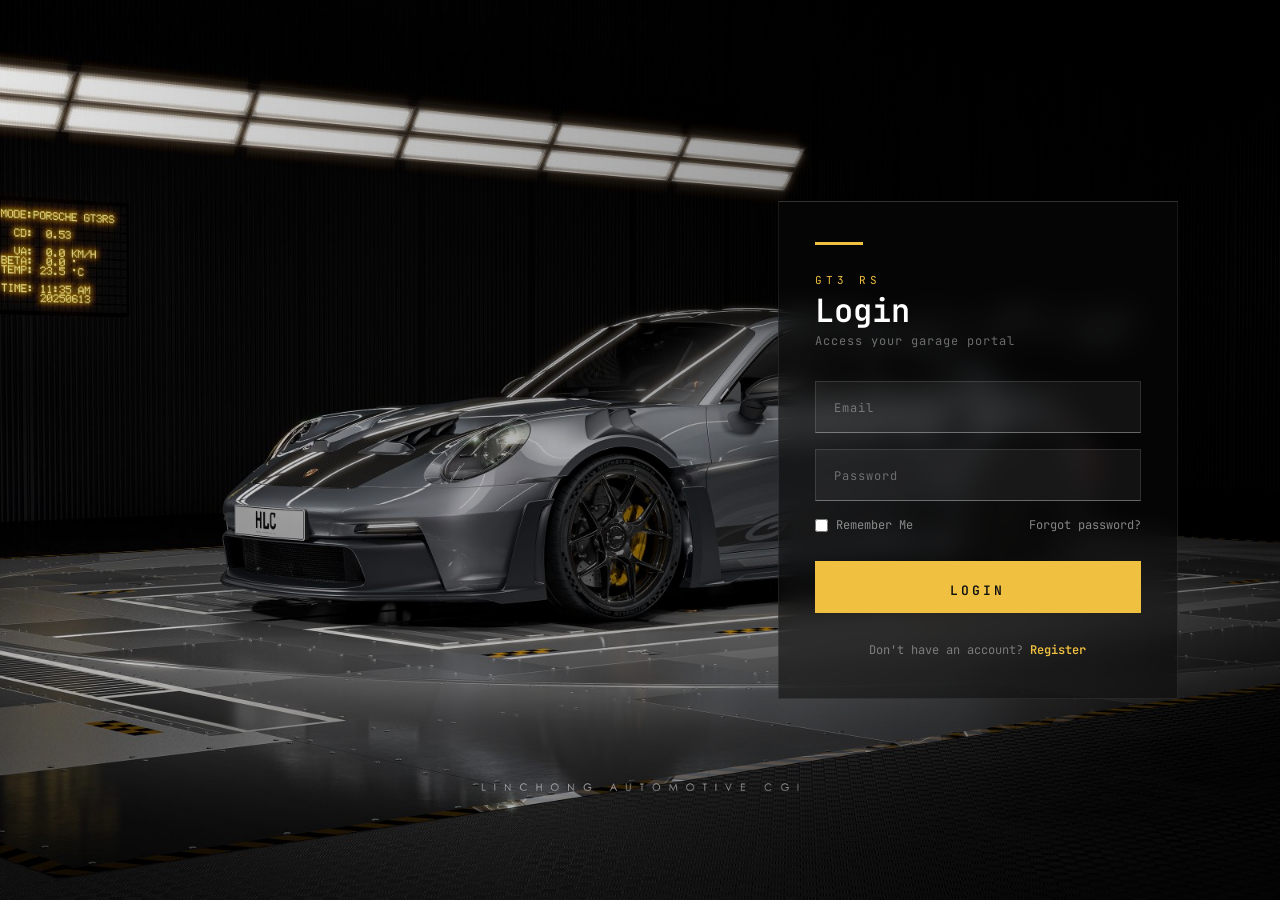
<file: Praktikum 2/index.html>
<!doctype html>
<html lang="en">
  <head>
    <meta charset="UTF-8" />
    <meta http-equiv="X-UA-Compatible" content="IE=edge" />
    <meta name="viewport" content="width=device-width, initial-scale=1.0" />
    <title>Login</title>
    <link rel="stylesheet" href="style.css" />
  </head>
  <body>
    <div class="overlay"></div>

    <div class="login-box">
      <div class="login-header">
        <span class="brand">GT3 RS</span>
        <header>Login</header>
        <p>Access your garage portal</p>
      </div>

      <div class="input-box">
        <input
          type="text"
          class="input-field"
          placeholder="Email"
          autocomplete="off"
          required
        />
      </div>

      <div class="input-box">
        <input
          type="password"
          class="input-field"
          placeholder="Password"
          autocomplete="off"
          required
        />
      </div>

      <div class="forgot">
        <section>
          <input type="checkbox" id="check" />
          <label for="check">Remember Me</label>
        </section>
        <section>
          <a href="#">Forgot password?</a>
        </section>
      </div>

      <div class="input-submit">
        <button class="submit-btn" id="submit"></button>
        <label for="submit">Login</label>
      </div>

      <div class="sign-up-link">
        <p>Don't have an account? <a href="#">Register</a></p>
      </div>
    </div>
  </body>
</html>
</file>
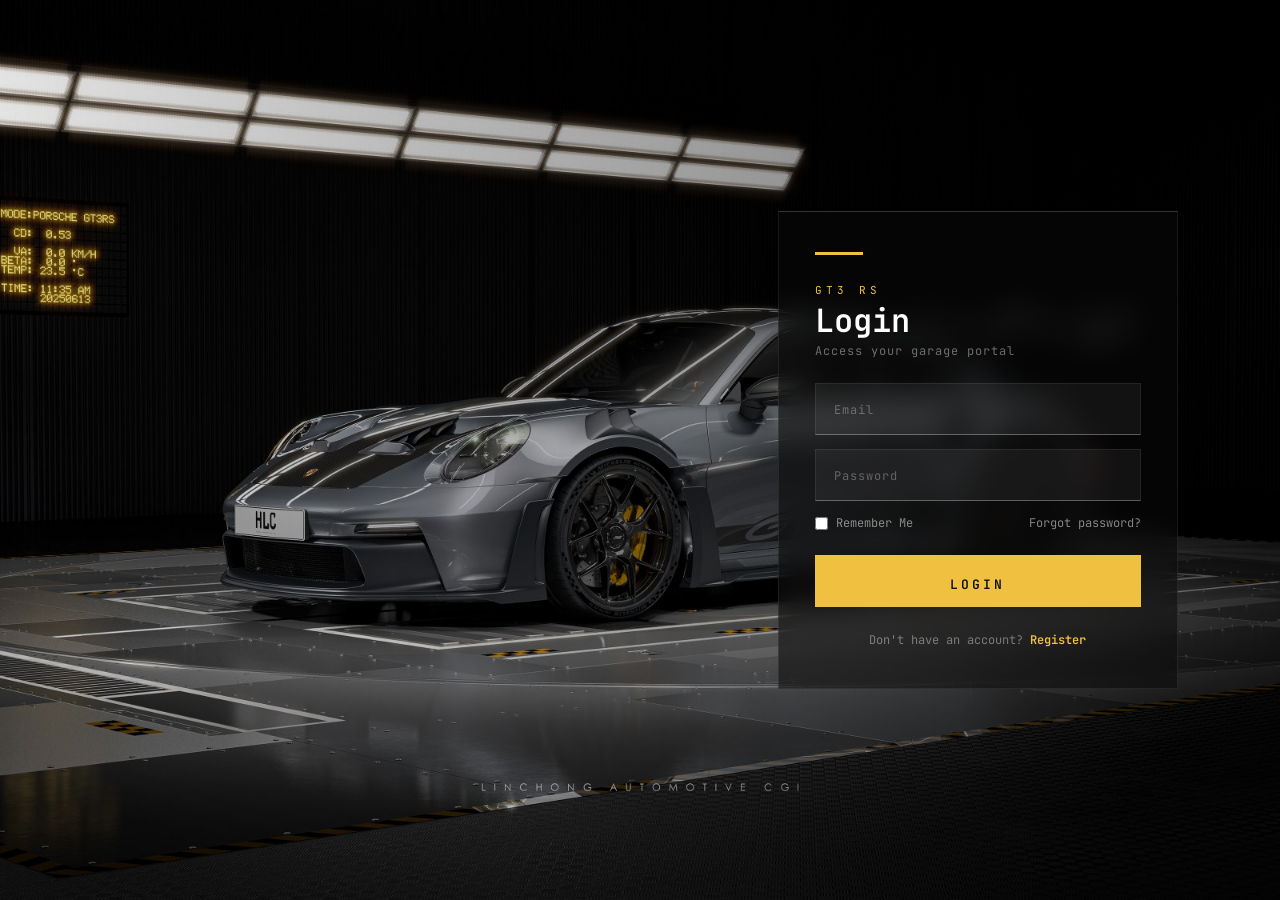
<file: Praktikum 5/index.html>
<!doctype html>
<html lang="en">
  <head>
    <meta charset="UTF-8" />
    <meta http-equiv="X-UA-Compatible" content="IE=edge" />
    <meta name="viewport" content="width=device-width, initial-scale=1.0" />
    <title>GT3 RS — Portal</title>
    <link rel="stylesheet" href="style.css" />
    <script src="https://code.jquery.com/jquery-3.6.0.min.js"></script>
  </head>
  <body>
    <div class="overlay"></div>

    <div class="login-box" id="loginBox">
      <div class="login-header">
        <span class="brand">GT3 RS</span>
        <header>Login</header>
        <p>Access your garage portal</p>
      </div>

      <div class="notif" id="loginNotif"></div>

      <div class="input-box">
        <input
          type="text"
          id="loginEmail"
          class="input-field"
          placeholder="Email"
          autocomplete="off"
        />
      </div>

      <div class="input-box">
        <input
          type="password"
          id="loginPassword"
          class="input-field"
          placeholder="Password"
          autocomplete="off"
        />
      </div>

      <div class="forgot">
        <section>
          <input type="checkbox" id="check" />
          <label for="check">Remember Me</label>
        </section>
        <section>
          <a href="#">Forgot password?</a>
        </section>
      </div>

      <div class="input-submit">
        <button class="submit-btn" id="loginBtn"></button>
        <label for="loginBtn" id="loginBtnLabel">Login</label>
      </div>

      <div class="sign-up-link">
        <p>Don't have an account? <a href="#" id="goToRegister">Register</a></p>
      </div>
    </div>

    <div class="login-box hidden" id="registerBox">
      <div class="login-header">
        <span class="brand">GT3 RS</span>
        <header>Register</header>
        <p>Create your garage account</p>
      </div>

      <div class="notif" id="registerNotif"></div>

      <div class="input-box">
        <input
          type="text"
          id="regName"
          class="input-field"
          placeholder="Full Name"
          autocomplete="off"
        />
      </div>

      <div class="input-box">
        <input
          type="text"
          id="regUsername"
          class="input-field"
          placeholder="Username"
          autocomplete="off"
        />
      </div>

      <div class="input-box">
        <input
          type="email"
          id="regEmail"
          class="input-field"
          placeholder="Email"
          autocomplete="off"
        />
      </div>

      <div class="input-box">
        <input
          type="password"
          id="regPassword"
          class="input-field"
          placeholder="Password"
          autocomplete="off"
        />
      </div>

      <div class="input-submit" style="margin-top: 8px">
        <button class="submit-btn" id="registerBtn"></button>
        <label for="registerBtn" id="registerBtnLabel">Register</label>
      </div>

      <div class="sign-up-link">
        <p>Already have an account? <a href="#" id="goToLogin">Login</a></p>
      </div>
    </div>

    <script src="main.js"></script>
  </body>
</html>
</file>
<file: Praktikum 2/style.css>
@import url("https://fonts.googleapis.com/css2?family=JetBrains+Mono:wght@300;400;600&display=swap");

* {
  margin: 0;
  padding: 0;
  box-sizing: border-box;
  font-family: "JetBrains Mono", monospace;
}

body {
  display: flex;
  justify-content: flex-end;
  align-items: center;
  min-height: 100vh;
  background-image: url(wallpaper.jpg);
  background-position: center;
  background-size: cover;
  padding-right: 8%;
}

.overlay {
  position: fixed;
  inset: 0;
  background: linear-gradient(
    to right,
    rgba(0, 0, 0, 0.1) 0%,
    rgba(0, 0, 0, 0.55) 100%
  );
  z-index: 0;
}

.login-box {
  position: relative;
  z-index: 1;
  display: flex;
  justify-content: center;
  flex-direction: column;
  width: 400px;
  padding: 40px 36px;

  background: rgba(10, 10, 10, 0.55);
  backdrop-filter: blur(14px);
  -webkit-backdrop-filter: blur(14px);
  border: 1px solid rgba(255, 255, 255, 0.08);
  border-top: 1px solid rgba(255, 255, 255, 0.18);
}

.login-box::before {
  content: "";
  display: block;
  height: 3px;
  width: 48px;
  background-color: #f0c040;
  margin-bottom: 28px;
}

.login-header {
  margin-bottom: 32px;
}

.brand {
  font-size: 11px;
  letter-spacing: 4px;
  color: #f0c040;
  text-transform: uppercase;
  display: block;
  margin-bottom: 8px;
}

.login-header header {
  color: #ffffff;
  font-size: 32px;
  font-weight: 600;
  line-height: 1;
  margin-bottom: 6px;
}

.login-header p {
  font-size: 12px;
  color: rgba(255, 255, 255, 0.4);
  letter-spacing: 1px;
}

.input-field {
  width: 100%;
  height: 52px;
  font-size: 13px;
  padding: 0 18px;
  margin-bottom: 16px;
  border: 1px solid rgba(255, 255, 255, 0.12);
  border-bottom: 1px solid rgba(255, 255, 255, 0.35);
  background: rgba(255, 255, 255, 0.05);
  color: #fff;
  outline: none;
  transition: 0.3s;
  letter-spacing: 0.5px;
}

.input-field:focus {
  background: rgba(255, 255, 255, 0.1);
  border-bottom-color: #f0c040;
}

::placeholder {
  color: rgba(255, 255, 255, 0.35);
  font-size: 12px;
  letter-spacing: 1px;
}

.forgot {
  display: flex;
  justify-content: space-between;
  align-items: center;
  margin-bottom: 28px;
}

section {
  display: flex;
  align-items: center;
  font-size: 12px;
  color: rgba(255, 255, 255, 0.5);
}

#check {
  margin-right: 8px;
  accent-color: #f0c040;
}

a {
  text-decoration: none;
}

section a {
  color: rgba(255, 255, 255, 0.5);
  font-size: 12px;
}

section a:hover {
  color: #f0c040;
}

.input-submit {
  position: relative;
}

.submit-btn {
  width: 100%;
  height: 52px;
  background: #f0c040;
  border: none;
  cursor: pointer;
  transition: 0.3s;
}

.submit-btn:hover {
  background: #ffd55a;
}

.input-submit label {
  position: absolute;
  top: 50%;
  left: 50%;
  transform: translate(-50%, -50%);
  color: #111;
  font-size: 13px;
  font-weight: 600;
  letter-spacing: 3px;
  text-transform: uppercase;
  cursor: pointer;
  pointer-events: none;
}

.sign-up-link {
  text-align: center;
  margin-top: 24px;
}

.sign-up-link p {
  font-size: 12px;
  color: rgba(255, 255, 255, 0.4);
}

.sign-up-link a {
  color: #f0c040;
  font-weight: 600;
}

.sign-up-link a:hover {
  text-decoration: underline;
}
</file>
<file: Praktikum 5/style.css>
@import url("https://fonts.googleapis.com/css2?family=JetBrains+Mono:wght@300;400;600&display=swap");

* {
  margin: 0;
  padding: 0;
  box-sizing: border-box;
  font-family: "JetBrains Mono", monospace;
}

body {
  display: flex;
  justify-content: flex-end;
  align-items: center;
  min-height: 100vh;
  background-image: url(wallpaper.jpg);
  background-position: center;
  background-size: cover;
  padding-right: 8%;
}

.overlay {
  position: fixed;
  inset: 0;
  background: linear-gradient(
    to right,
    rgba(0, 0, 0, 0.1) 0%,
    rgba(0, 0, 0, 0.6) 100%
  );
  z-index: 0;
}

.login-box {
  position: relative;
  z-index: 1;
  display: flex;
  justify-content: center;
  flex-direction: column;
  width: 400px;
  padding: 40px 36px;
  background: rgba(10, 10, 10, 0.55);
  backdrop-filter: blur(14px);
  -webkit-backdrop-filter: blur(14px);
  border: 1px solid rgba(255, 255, 255, 0.08);
  border-top: 1px solid rgba(255, 255, 255, 0.18);
  transition: opacity 0.3s ease, transform 0.3s ease;
}

.login-box::before {
  content: "";
  display: block;
  height: 3px;
  width: 48px;
  background-color: #f0c040;
  margin-bottom: 28px;
}

.hidden {
  display: none !important;
}

.login-header {
  margin-bottom: 24px;
}

.brand {
  font-size: 11px;
  letter-spacing: 4px;
  color: #f0c040;
  text-transform: uppercase;
  display: block;
  margin-bottom: 8px;
}

.login-header header {
  color: #ffffff;
  font-size: 32px;
  font-weight: 600;
  line-height: 1;
  margin-bottom: 6px;
}

.login-header p {
  font-size: 12px;
  color: rgba(255, 255, 255, 0.4);
  letter-spacing: 1px;
}

.notif {
  font-size: 12px;
  padding: 0;
  margin-bottom: 0;
  border-radius: 2px;
  transition: all 0.3s ease;
  overflow: hidden;
  max-height: 0;
}

.notif.show {
  max-height: 60px;
  padding: 10px 12px;
  margin-bottom: 16px;
}

.notif.success {
  background: rgba(80, 200, 120, 0.15);
  border-left: 3px solid #50c878;
  color: #50c878;
}

.notif.error {
  background: rgba(255, 80, 80, 0.15);
  border-left: 3px solid #ff5050;
  color: #ff5050;
}

.notif.loading {
  background: rgba(240, 192, 64, 0.1);
  border-left: 3px solid #f0c040;
  color: #f0c040;
}

.input-field {
  width: 100%;
  height: 52px;
  font-size: 13px;
  padding: 0 18px;
  margin-bottom: 14px;
  border: 1px solid rgba(255, 255, 255, 0.08);
  border-bottom: 1px solid rgba(255, 255, 255, 0.3);
  background: rgba(255, 255, 255, 0.05);
  color: #fff;
  outline: none;
  transition: 0.3s;
  letter-spacing: 0.5px;
}

.input-field:focus {
  background: rgba(255, 255, 255, 0.09);
  border-bottom-color: #f0c040;
}

::placeholder {
  color: rgba(255, 255, 255, 0.3);
  font-size: 12px;
  letter-spacing: 1px;
}

.forgot {
  display: flex;
  justify-content: space-between;
  align-items: center;
  margin-bottom: 24px;
}

section {
  display: flex;
  align-items: center;
  font-size: 12px;
  color: rgba(255, 255, 255, 0.5);
}

#check {
  margin-right: 8px;
  accent-color: #f0c040;
}

a { text-decoration: none; }

section a {
  color: rgba(255, 255, 255, 0.5);
  font-size: 12px;
}

section a:hover { color: #f0c040; }

.input-submit {
  position: relative;
}

.submit-btn {
  width: 100%;
  height: 52px;
  background: #f0c040;
  border: none;
  cursor: pointer;
  transition: 0.3s;
}

.submit-btn:hover { background: #ffd55a; }

.submit-btn:disabled {
  background: #555;
  cursor: not-allowed;
}

.input-submit label {
  position: absolute;
  top: 50%;
  left: 50%;
  transform: translate(-50%, -50%);
  color: #111;
  font-size: 13px;
  font-weight: 600;
  letter-spacing: 3px;
  text-transform: uppercase;
  cursor: pointer;
  pointer-events: none;
  white-space: nowrap;
}

.submit-btn:disabled + label {
  color: #aaa;
}

.sign-up-link {
  text-align: center;
  margin-top: 20px;
}

.sign-up-link p {
  font-size: 12px;
  color: rgba(255, 255, 255, 0.4);
}

.sign-up-link a {
  color: #f0c040;
  font-weight: 600;
}

.sign-up-link a:hover { text-decoration: underline; }


@media (max-width: 500px) {
  .login-box { width: 90vw; }
}
</file>
